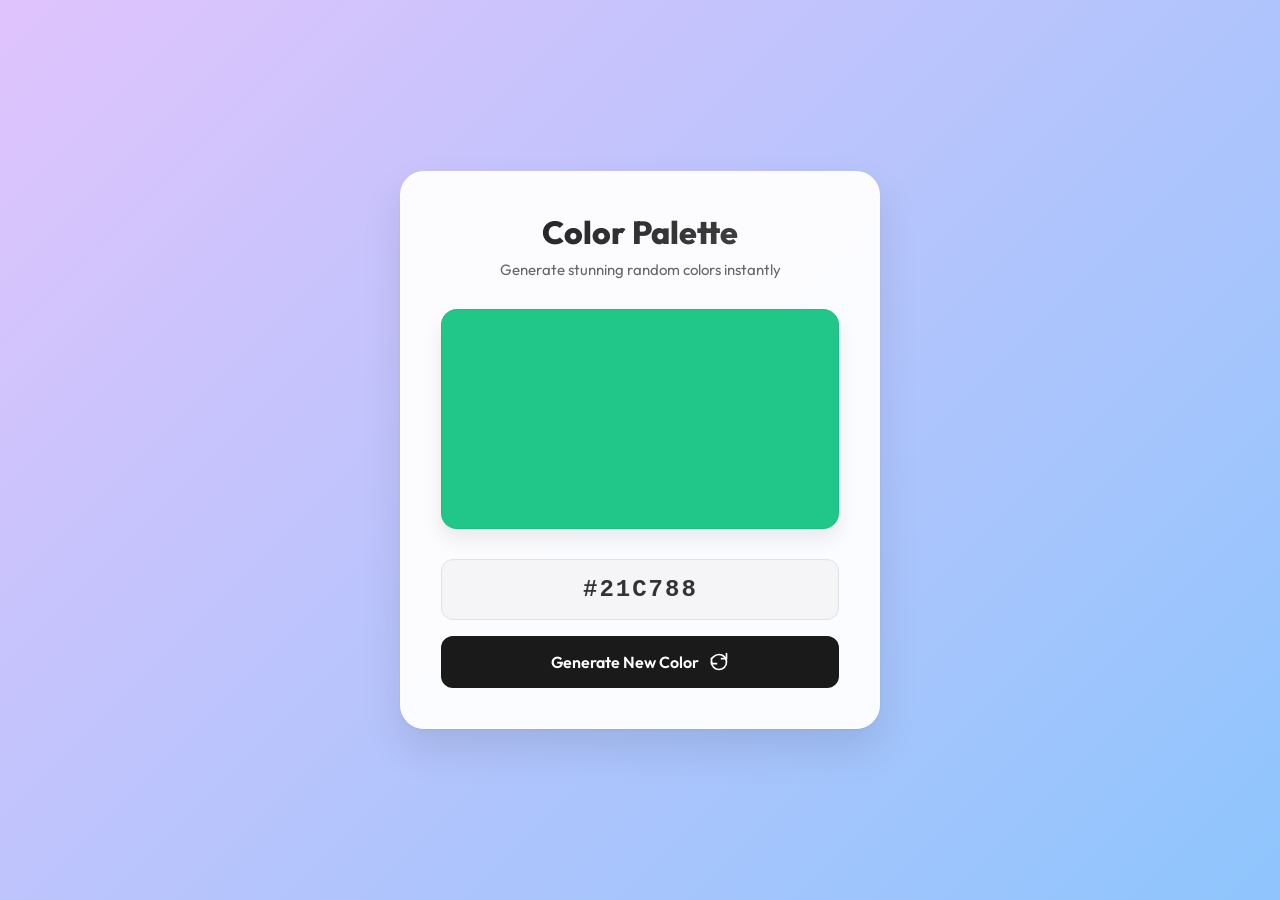
<file: DAY 23/index.html>
<!DOCTYPE html>
<html lang="en">
<head>
    <meta charset="UTF-8">
    <meta name="viewport" content="width=device-width, initial-scale=1.0">
    <title>Color Generator</title>
    <link rel="preconnect" href="https://fonts.googleapis.com">
    <link rel="preconnect" href="https://fonts.gstatic.com" crossorigin>
    <link href="https://fonts.googleapis.com/css2?family=Outfit:wght@400;600;800&display=swap" rel="stylesheet">
    <link rel="stylesheet" href="style.css">
</head>
<body>
    <div class="container">
        <div class="header">
            <h1>Color Palette</h1>
            <p>Generate stunning random colors instantly</p>
        </div>
        
        <div class="color-display">
            <div id="color-box"></div>
        </div>
        
        <div class="controls">
            <div class="hex-code-container">
                <span id="hex-code">#FFFFFF</span>
            </div>
            <button id="generate-btn">
                <span>Generate New Color</span>
                <svg width="20" height="20" viewBox="0 0 24 24" fill="none" stroke="currentColor" stroke-width="2" stroke-linecap="round" stroke-linejoin="round">
                    <path d="M21 2v6h-6"></path>
                    <path d="M3 12a9 9 0 1 0 9-9 9.75 9.75 0 0 0-6.74 2.74L3 8"></path>
                    <path d="M3 8v6h6"></path>
                </svg>
            </button>
        </div>
    </div>
    <script src="app.js"></script>
</body>
</html>
</file>
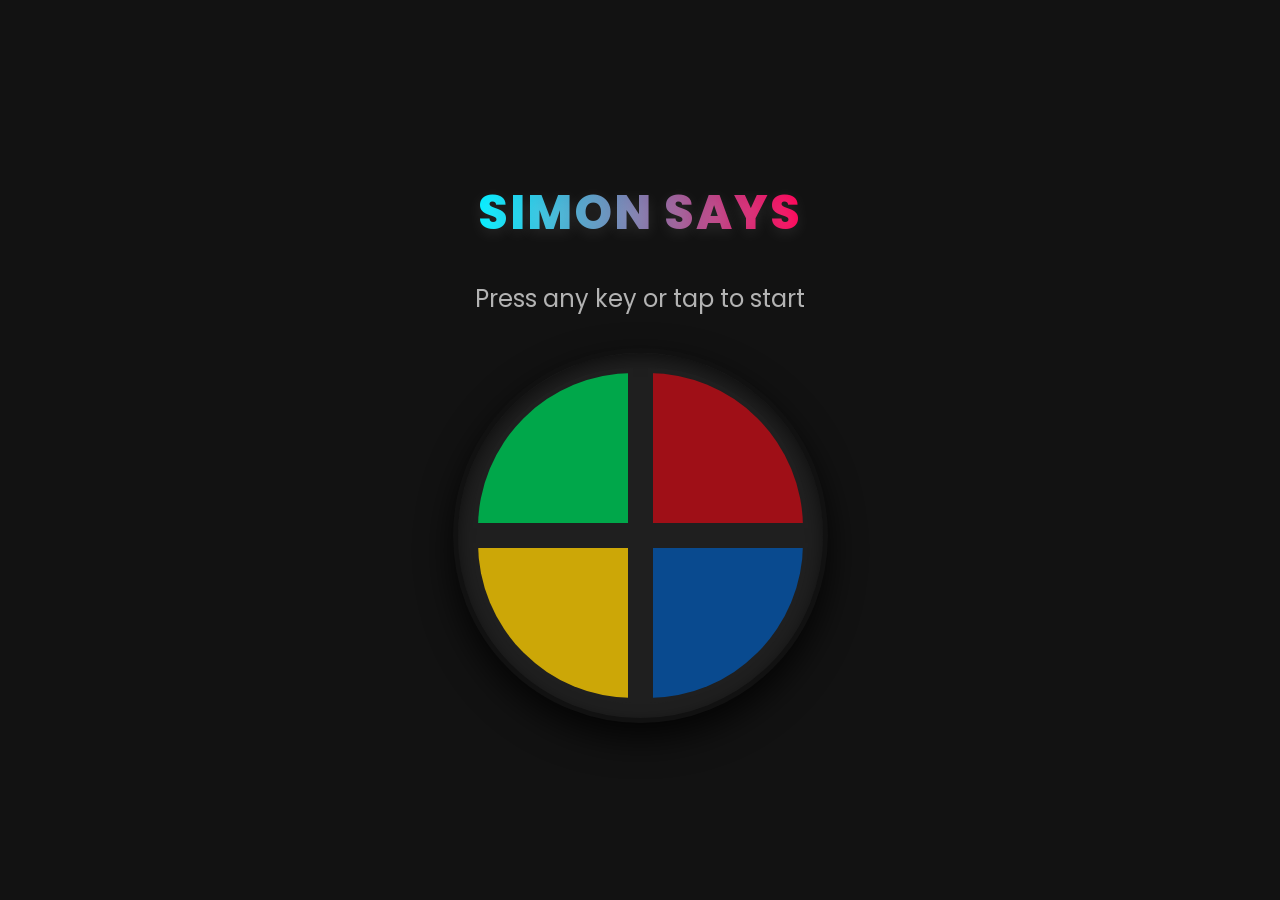
<file: DAY 24/simon game/index.html>
<!DOCTYPE html>
<html lang="en">
<head>
    <meta charset="UTF-8">
    <meta name="viewport" content="width=device-width, initial-scale=1.0">
    <title>Simon Says Game</title>
    <link rel="preconnect" href="https://fonts.googleapis.com">
    <link rel="preconnect" href="https://fonts.gstatic.com" crossorigin>
    <link href="https://fonts.googleapis.com/css2?family=Poppins:wght@400;600;800&display=swap" rel="stylesheet">
    <link rel="stylesheet" href="style.css">
</head>
<body>
    <div class="game-wrapper">
        <h1>Simon Says</h1>
        <h2>Press any key or tap to start</h2>
        <div class="btn-container">
            <div class="btn green" type="button" id="green"></div>
            <div class="btn red" type="button" id="red"></div>
            <div class="btn yellow" type="button" id="yellow"></div>
            <div class="btn blue" type="button" id="blue"></div>
        </div>
    </div>
    <script src="app.js"></script>
</body>
</html>
</file>
<file: DAY 23/style.css>
* {
    margin: 0;
    padding: 0;
    box-sizing: border-box;
}

body {
    font-family: 'Outfit', sans-serif;
    min-height: 100vh;
    display: flex;
    align-items: center;
    justify-content: center;
    background: linear-gradient(135deg, #e0c3fc 0%, #8ec5fc 100%);
    color: #1a1a1a;
}

.container {
    background: rgba(255, 255, 255, 0.95);
    padding: 40px;
    border-radius: 24px;
    box-shadow: 0 20px 40px rgba(0, 0, 0, 0.1), 
                0 1px 3px rgba(0, 0, 0, 0.05);
    width: 100%;
    max-width: 480px;
    backdrop-filter: blur(10px);
    border: 1px solid rgba(255, 255, 255, 0.4);
    transition: transform 0.3s ease, box-shadow 0.3s ease;
}

.container:hover {
    transform: translateY(-5px);
    box-shadow: 0 25px 50px rgba(0, 0, 0, 0.15), 
                0 2px 5px rgba(0, 0, 0, 0.05);
}

.header {
    text-align: center;
    margin-bottom: 30px;
}

h1 {
    font-size: 32px;
    font-weight: 800;
    margin-bottom: 8px;
    background: linear-gradient(135deg, #1a1a1a, #4a4a4a);
    -webkit-background-clip: text;
    -webkit-text-fill-color: transparent;
}

p {
    color: #666;
    font-size: 15px;
}

.color-display {
    margin-bottom: 30px;
}

#color-box {
    width: 100%;
    height: 220px;
    border-radius: 16px;
    background-color: #ffffff;
    box-shadow: inset 0 0 0 1px rgba(0,0,0,0.05),
                0 10px 20px rgba(0,0,0,0.08);
    transition: background-color 0.5s cubic-bezier(0.4, 0, 0.2, 1);
}

.controls {
    display: flex;
    flex-direction: column;
    gap: 16px;
}

.hex-code-container {
    background: #f5f5f7;
    padding: 16px;
    border-radius: 12px;
    text-align: center;
    border: 1px solid #e1e1e1;
    cursor: pointer;
    transition: background-color 0.2s ease;
    position: relative;
}

.hex-code-container:hover {
    background: #ebebeb;
}

.hex-code-container::after {
    content: "Click to copy";
    position: absolute;
    top: -30px;
    left: 50%;
    transform: translateX(-50%);
    background: #333;
    color: white;
    padding: 4px 8px;
    border-radius: 4px;
    font-size: 12px;
    opacity: 0;
    transition: opacity 0.2s ease;
    pointer-events: none;
    white-space: nowrap;
}

.hex-code-container:hover::after {
    opacity: 1;
}

#hex-code {
    font-family: 'Courier New', Courier, monospace;
    font-size: 24px;
    font-weight: 600;
    letter-spacing: 2px;
    color: #333;
    display: inline-block;
    transition: transform 0.15s ease;
}

#generate-btn {
    display: flex;
    align-items: center;
    justify-content: center;
    gap: 10px;
    padding: 16px 24px;
    font-size: 16px;
    font-weight: 600;
    font-family: inherit;
    cursor: pointer;
    background: #1a1a1a;
    color: white;
    border: none;
    border-radius: 12px;
    transition: all 0.2s ease;
    width: 100%;
}

#generate-btn:hover {
    background: #333;
    transform: translateY(-2px);
    box-shadow: 0 8px 16px rgba(0, 0, 0, 0.15);
}

#generate-btn:active {
    transform: translateY(0);
    box-shadow: 0 4px 8px rgba(0, 0, 0, 0.1);
}

#generate-btn svg {
    transition: transform 0.3s ease;
}

#generate-btn:hover svg {
    transform: rotate(180deg);
}
</file>
<file: DAY 24/simon game/style.css>
* {
    margin: 0;
    padding: 0;
    box-sizing: border-box;
    font-family: 'Poppins', sans-serif;
}

body {
    background-color: #121212;
    color: #ffffff;
    display: flex;
    justify-content: center;
    align-items: center;
    min-height: 100vh;
    transition: background-color 0.2s ease;
    user-select: none;
}

.game-wrapper {
    display: flex;
    flex-direction: column;
    align-items: center;
    gap: 2rem;
}

h1 {
    font-size: 3rem;
    font-weight: 800;
    letter-spacing: 2px;
    text-transform: uppercase;
    background: linear-gradient(90deg, #00eeff, #ff0055);
    -webkit-background-clip: text;
    -webkit-text-fill-color: transparent;
    text-shadow: 0px 4px 15px rgba(255, 255, 255, 0.1);
}

h2 {
    font-size: 1.5rem;
    font-weight: 400;
    color: #b3b3b3;
    height: 35px;
    text-align: center;
}

.btn-container {
    display: grid;
    grid-template-columns: 1fr 1fr;
    gap: 15px;
    background-color: #1f1f1f;
    padding: 15px;
    border-radius: 50%;
    box-shadow: 0 15px 35px rgba(0, 0, 0, 0.8), inset 0 5px 15px rgba(0, 0, 0, 0.5);
    border: 5px solid #111;
}

.btn {
    height: 160px;
    width: 160px;
    cursor: pointer;
    border: 5px solid #1f1f1f;
    transition: filter 0.1s ease, transform 0.1s ease;
}

.btn:active {
    transform: scale(0.95);
}

.green {
    background-color: #00a74a;
    border-top-left-radius: 100%;
}
.red {
    background-color: #9f0f17;
    border-top-right-radius: 100%;
}
.yellow {
    background-color: #cca707;
    border-bottom-left-radius: 100%;
}
.blue {
    background-color: #094a8f;
    border-bottom-right-radius: 100%;
}

.flash {
    background-color: #ffffff !important;
    box-shadow: 0 0 30px rgba(255, 255, 255, 0.8) !important;
}

.userFlash {
    filter: brightness(1.8) contrast(1.2);
    box-shadow: 0 0 20px rgba(255,255,255,0.5) !important;
}

.game-over {
    background-color: #7a0000 !important;
}

@media (max-width: 500px) {
    .btn {
        height: 120px;
        width: 120px;
    }
    .btn-container {
        padding: 10px;
        gap: 10px;
    }
    h1 {
        font-size: 2.2rem;
    }
    h2 {
        font-size: 1.2rem;
    }
}
</file>
